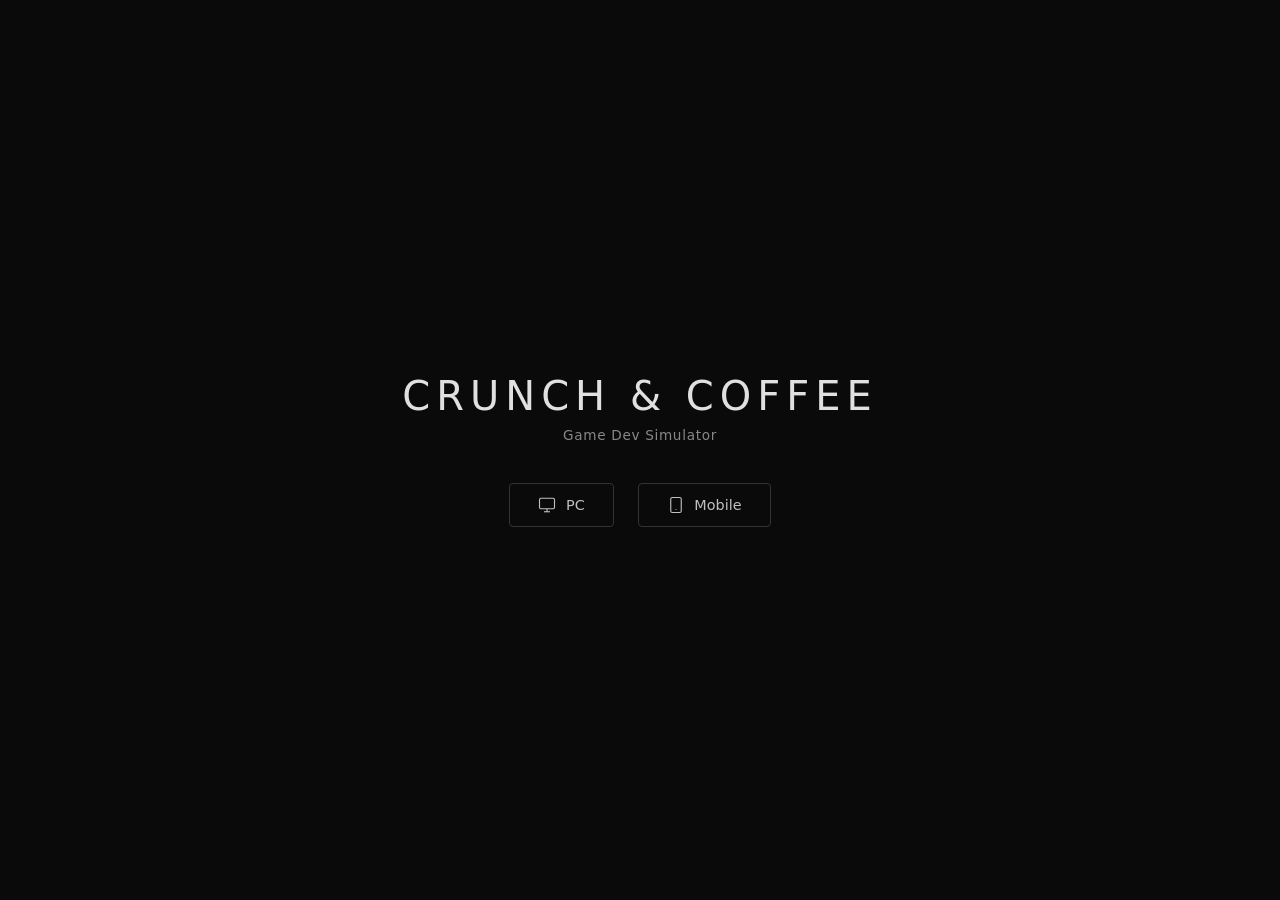
<file: index.html>
<!DOCTYPE html>
<html lang="ru">
<head>
<meta charset="UTF-8">
<meta name="viewport" content="width=device-width, initial-scale=1.0">
<title>Crunch & Coffee — Game Dev Simulator</title>
<style>
*{margin:0;padding:0;box-sizing:border-box}
body{background:#0a0a0a;color:#c0c0c0;font-family:system-ui,-apple-system,sans-serif;display:flex;justify-content:center;align-items:center;min-height:100dvh;overflow:hidden}
.container{text-align:center;padding:2rem}
h1{font-size:clamp(1.5rem,5vw,2.5rem);font-weight:300;letter-spacing:.15em;text-transform:uppercase;color:#e0e0e0;margin-bottom:.5rem}
.sub{color:#888;font-size:.85rem;margin-bottom:2.5rem;letter-spacing:.05em}
.links{display:flex;gap:1.5rem;justify-content:center;flex-wrap:wrap}
.links a{display:inline-flex;align-items:center;gap:.6rem;padding:.75rem 1.75rem;border:1px solid #333;border-radius:4px;color:#c0c0c0;text-decoration:none;font-size:.9rem;transition:all .2s;background:transparent}
.links a:hover{border-color:#666;color:#fff;background:rgba(255,255,255,.03)}
.links a svg{width:18px;height:18px;fill:currentColor;flex-shrink:0}
@media(max-width:600px){.links a{width:100%;justify-content:center}}
</style>
</head>
<body>
<div class="container">
  <h1>Crunch &amp; Coffee</h1>
  <div class="sub">Game Dev Simulator</div>
  <div class="links">
    <a href="pc/">
      <svg viewBox="0 0 24 24"><rect x="2" y="3" width="20" height="14" rx="2" ry="2" fill="none" stroke="currentColor" stroke-width="1.5"/><line x1="8" y1="21" x2="16" y2="21" stroke="currentColor" stroke-width="1.5"/><line x1="12" y1="17" x2="12" y2="21" stroke="currentColor" stroke-width="1.5"/></svg>
      PC
    </a>
    <a href="mobile/">
      <svg viewBox="0 0 24 24"><rect x="5" y="2" width="14" height="20" rx="2" ry="2" fill="none" stroke="currentColor" stroke-width="1.5"/><line x1="12" y1="18" x2="12.01" y2="18" stroke="currentColor" stroke-width="1.5" stroke-linecap="round"/></svg>
      Mobile
    </a>
  </div>
</div>
</body>
</html>
</file>
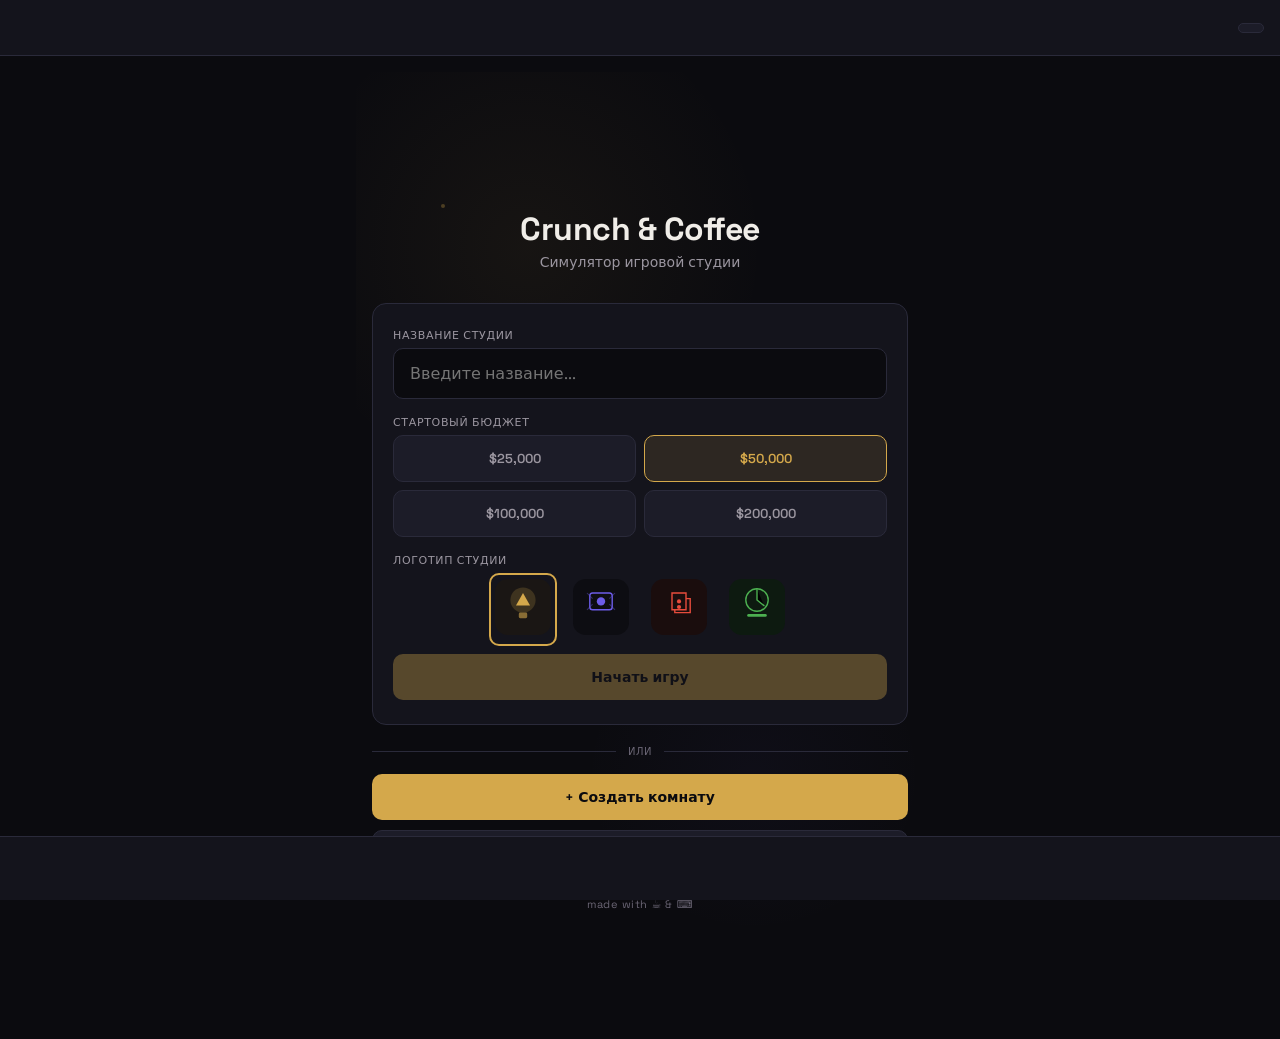
<file: mobile/index.html>
<!DOCTYPE html>
<html lang="ru">
<head>
<meta charset="UTF-8">
<meta name="viewport" content="width=device-width, initial-scale=1.0, maximum-scale=1.0, user-scalable=no">
<title>Crunch & Coffee — Game Dev Sim</title>
<link rel="preconnect" href="https://fonts.googleapis.com">
<link href="https://fonts.googleapis.com/css2?family=Space+Grotesk:wght@400;500;600;700&family=JetBrains+Mono:wght@400;500&display=swap" rel="stylesheet">
<link rel="stylesheet" href="style.css">
</head>
<body>
<div id="app">
  <header id="mobile-header">
    <div id="header-brand">
      <div id="header-logo"></div>
      <div id="header-info"></div>
    </div>
    <div id="header-week"></div>
  </header>
  <main id="content">
    <div id="screen-start" class="screen active"></div>
    <div id="screen-dashboard" class="screen"></div>
    <div id="screen-project" class="screen"></div>
    <div id="screen-team" class="screen"></div>
    <div id="screen-hire" class="screen"></div>
    <div id="screen-history" class="screen"></div>
    <div id="screen-players" class="screen"></div>
  </main>
  <nav id="bottom-nav"></nav>
</div>
<div id="modal-overlay" class="modal-hidden">
  <div class="modal" id="modal-content"></div>
</div>
<script src="../shared/svg.js"></script>
<script src="../shared/data.js"></script>
<script src="../shared/game.js"></script>
<script src="../shared/editor.js"></script>
<script src="../shared/room.js"></script>
<script src="app.js"></script>
</body>
</html>
</file>
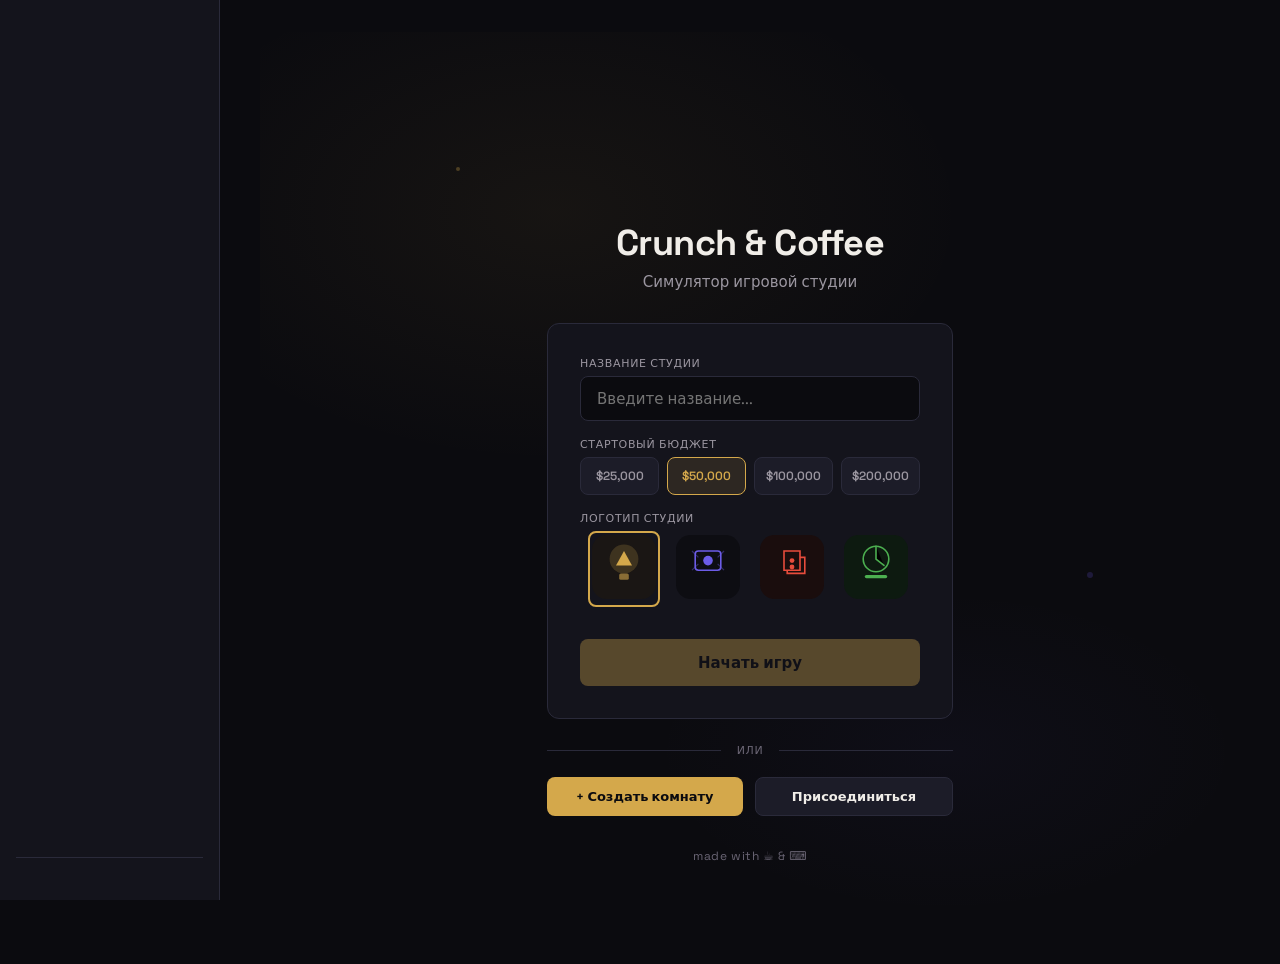
<file: pc/index.html>
<!DOCTYPE html>
<html lang="ru">
<head>
<meta charset="UTF-8">
<meta name="viewport" content="width=device-width, initial-scale=1.0">
<title>Crunch & Coffee — Game Dev Simulator</title>
<link rel="preconnect" href="https://fonts.googleapis.com">
<link href="https://fonts.googleapis.com/css2?family=Space+Grotesk:wght@400;500;600;700&family=JetBrains+Mono:wght@400;500&display=swap" rel="stylesheet">
<link rel="stylesheet" href="style.css">
</head>
<body>
<div id="app">
  <div id="sidebar">
    <div id="studio-brand"></div>
    <nav id="nav"></nav>
    <div id="sidebar-footer">
      <div id="quick-budget"></div>
      <div id="quick-week"></div>
    </div>
  </div>
  <main id="content">
    <div id="screen-start" class="screen active"></div>
    <div id="screen-dashboard" class="screen"></div>
    <div id="screen-project" class="screen"></div>
    <div id="screen-team" class="screen"></div>
    <div id="screen-hire" class="screen"></div>
    <div id="screen-history" class="screen"></div>
    <div id="screen-players" class="screen"></div>
  </main>
</div>
<div id="modal-overlay" class="modal-hidden">
  <div class="modal" id="modal-content"></div>
</div>
<script src="../shared/svg.js"></script>
<script src="../shared/data.js"></script>
<script src="../shared/game.js"></script>
<script src="../shared/editor.js"></script>
<script src="../shared/room.js"></script>
<script src="app.js"></script>
</body>
</html>
</file>
<file: mobile/style.css>
/* Crunch & Coffee — Mobile Styles */

*, *::before, *::after { box-sizing: border-box; margin: 0; padding: 0; }

:root {
  --bg: #0B0B0F;
  --surface: #14141C;
  --surface-2: #1C1C28;
  --surface-3: #242430;
  --border: #2A2A3A;
  --text: #F0EDE8;
  --text-2: #9B96A0;
  --text-3: #6B6675;
  --accent: #D4A84B;
  --accent-dim: #D4A84B20;
  --red: #E74C3C;
  --green: #4CAF50;
  --blue: #3498DB;
  --purple: #6C5CE7;
  --orange: #F39C12;
  --radius: 14px;
  --radius-sm: 10px;
  --font: 'Space Grotesk', system-ui, -apple-system, sans-serif;
  --mono: 'JetBrains Mono', monospace;
}

html { font-size: 16px; }
body {
  font-family: var(--font);
  background: var(--bg);
  color: var(--text);
  min-height: 100vh;
  overflow-x: hidden;
  -webkit-font-smoothing: antialiased;
  padding-bottom: 72px;
  padding-top: 56px;
}

#app { min-height: 100vh; }

/* Mobile Header */
#mobile-header {
  position: fixed;
  top: 0;
  left: 0;
  right: 0;
  height: 56px;
  background: var(--surface);
  border-bottom: 1px solid var(--border);
  display: flex;
  align-items: center;
  justify-content: space-between;
  padding: 0 16px;
  z-index: 20;
  backdrop-filter: blur(12px);
}
#header-brand { display: flex; align-items: center; gap: 10px; }
#header-logo { display: flex; }
#header-info .studio-name { font-size: 14px; font-weight: 600; line-height: 1.2; }
#header-info .budget-label { font-size: 11px; color: var(--text-3); }
#header-week {
  font-family: var(--mono);
  font-size: 13px;
  color: var(--text-2);
  background: var(--surface-2);
  padding: 4px 12px;
  border-radius: 99px;
  border: 1px solid var(--border);
}

/* Bottom Nav */
#bottom-nav {
  position: fixed;
  bottom: 0;
  left: 0;
  right: 0;
  height: 64px;
  background: var(--surface);
  border-top: 1px solid var(--border);
  display: flex;
  justify-content: space-around;
  align-items: center;
  z-index: 20;
  padding-bottom: env(safe-area-inset-bottom, 0);
}
.nav-item {
  display: flex;
  flex-direction: column;
  align-items: center;
  gap: 2px;
  padding: 6px 12px;
  border: none;
  background: transparent;
  color: var(--text-3);
  font-family: var(--font);
  font-size: 10px;
  font-weight: 500;
  cursor: pointer;
  transition: color 0.2s;
  -webkit-tap-highlight-color: transparent;
  touch-action: manipulation;
}
.nav-item svg { width: 22px; height: 22px; }
.nav-item.active { color: var(--accent); }
.nav-item span { margin-top: 1px; }

/* Content */
#content {
  padding: 16px;
  max-width: 600px;
  margin: 0 auto;
}

.screen { display: none; }
.screen.active { display: block; }

.screen-header {
  display: flex;
  align-items: center;
  justify-content: space-between;
  margin-bottom: 20px;
}
.screen-header h2 { font-size: 20px; font-weight: 700; letter-spacing: -0.3px; }
.header-actions { display: flex; gap: 8px; }

/* Buttons */
.btn-primary, .btn-secondary, .btn-danger {
  display: inline-flex;
  align-items: center;
  justify-content: center;
  gap: 6px;
  padding: 14px 24px;
  border: none;
  border-radius: var(--radius-sm);
  font-family: var(--font);
  font-size: 14px;
  font-weight: 600;
  cursor: pointer;
  transition: all 0.2s;
  touch-action: manipulation;
  -webkit-tap-highlight-color: transparent;
}
.btn-primary {
  background: var(--accent);
  color: #0B0B0F;
  width: 100%;
}
.btn-primary:disabled { opacity: 0.35; cursor: not-allowed; }
.btn-secondary {
  background: var(--surface-2);
  color: var(--text);
  border: 1px solid var(--border);
  padding: 10px 18px;
  font-size: 13px;
}
.btn-danger {
  background: var(--red);
  color: #fff;
  padding: 10px 18px;
  font-size: 13px;
}

/* Cards */
.card {
  background: var(--surface);
  border: 1px solid var(--border);
  border-radius: var(--radius);
  padding: 20px;
  margin-bottom: 12px;
}
.card h3 {
  font-size: 13px;
  font-weight: 600;
  color: var(--text-2);
  text-transform: uppercase;
  letter-spacing: 0.05em;
  margin-bottom: 14px;
}

/* Stats */
.stats-grid {
  display: grid;
  grid-template-columns: repeat(2, 1fr);
  gap: 10px;
  margin-bottom: 16px;
}
.stat-card {
  background: var(--surface);
  border: 1px solid var(--border);
  border-radius: var(--radius);
  padding: 16px;
}
.stat-icon { margin-bottom: 6px; width: 32px; height: 32px; border-radius: var(--radius-sm); display: flex; align-items: center; justify-content: center; }
.stat-label { font-size: 10px; color: var(--text-3); text-transform: uppercase; letter-spacing: 0.06em; }
.stat-value { font-family: var(--mono); font-size: 20px; font-weight: 600; }

/* Option Grid */
.option-grid {
  display: grid;
  grid-template-columns: repeat(2, 1fr);
  gap: 8px;
  margin-bottom: 8px;
}
.option-btn {
  padding: 12px;
  background: var(--surface-2);
  border: 1px solid var(--border);
  border-radius: var(--radius-sm);
  color: var(--text-2);
  font-family: var(--font);
  font-size: 13px;
  font-weight: 500;
  cursor: pointer;
  transition: all 0.2s;
  text-align: center;
}
.option-btn.selected {
  border-color: var(--accent);
  background: var(--accent-dim);
  color: var(--accent);
}

/* Estimate */
.estimate-box {
  background: var(--surface-2);
  border: 1px solid var(--border);
  border-radius: var(--radius);
  padding: 16px;
  margin: 12px 0;
}
.estimate-box .est-row {
  display: flex;
  justify-content: space-between;
  align-items: center;
  padding: 8px 0;
  border-bottom: 1px solid var(--border);
}
.estimate-box .est-row:last-child { border-bottom: none; }
.estimate-box .est-label { font-size: 13px; color: var(--text-3); }
.estimate-box .est-value { font-family: var(--mono); font-size: 15px; font-weight: 600; }

/* Progress */
.progress-group { margin: 16px 0; }
.progress-item { margin-bottom: 14px; }
.progress-label {
  display: flex;
  justify-content: space-between;
  font-size: 13px;
  margin-bottom: 6px;
}
.progress-label span:first-child { color: var(--text-2); }
.progress-label span:last-child { font-family: var(--mono); }
.progress-bar {
  height: 8px;
  background: var(--surface-2);
  border-radius: 99px;
  overflow: hidden;
}
.progress-bar .fill {
  height: 100%;
  border-radius: 99px;
  transition: width 0.5s;
  background: var(--accent);
}
.progress-bar .fill.green { background: var(--green); }
.progress-bar .fill.blue { background: var(--blue); }
.progress-bar .fill.purple { background: var(--purple); }

/* Team grid mobile */
.team-grid { display: flex; flex-direction: column; gap: 10px; }
.team-card {
  background: var(--surface);
  border: 1px solid var(--border);
  border-radius: var(--radius);
  padding: 16px;
  display: flex;
  align-items: center;
  gap: 14px;
}
.team-card .emp-info { flex: 1; }
.team-card .emp-name { font-weight: 600; font-size: 15px; }
.team-card .emp-role { font-size: 12px; color: var(--text-3); }
.team-card .emp-mood { font-size: 13px; font-family: var(--mono); }
.team-card .emp-salary { font-size: 12px; color: var(--text-3); font-family: var(--mono); margin-top: 2px; }

/* Candidates */
.candidate-card {
  display: flex;
  align-items: center;
  gap: 14px;
  background: var(--surface);
  border: 1px solid var(--border);
  border-radius: var(--radius);
  padding: 16px;
  margin-bottom: 10px;
}
.candidate-card .cand-info { flex: 1; }
.candidate-card .cand-name { font-weight: 600; font-size: 15px; }
.candidate-card .cand-details { display: flex; flex-wrap: wrap; gap: 8px; margin-top: 4px; font-size: 12px; color: var(--text-3); }

/* Log */
.log-entry {
  padding: 10px 0;
  border-bottom: 1px solid var(--border);
  font-size: 13px;
  line-height: 1.4;
}
.log-entry:last-child { border-bottom: none; }
.log-entry .log-week { font-family: var(--mono); font-size: 11px; color: var(--text-3); display: block; margin-bottom: 2px; }

/* Completed games */
.completed-card {
  background: var(--surface);
  border: 1px solid var(--border);
  border-radius: var(--radius);
  padding: 18px;
  margin-bottom: 10px;
}
.completed-card .game-header { display: flex; align-items: center; gap: 14px; margin-bottom: 8px; }
.completed-card .game-rating {
  width: 44px;
  height: 44px;
  border-radius: var(--radius-sm);
  display: flex;
  align-items: center;
  justify-content: center;
  font-family: var(--mono);
  font-size: 20px;
  font-weight: 700;
  flex-shrink: 0;
}
.completed-card .game-name { font-weight: 600; font-size: 15px; }
.completed-card .game-meta { font-size: 12px; color: var(--text-3); margin-top: 2px; }
.completed-card .game-profit {
  font-family: var(--mono);
  font-size: 16px;
  font-weight: 600;
}

/* Start screen */
#screen-start {
  display: none;
  position: relative;
  min-height: calc(100vh - 120px);
  text-align: center;
  overflow: hidden;
}
#screen-start.active { display: flex; align-items: center; justify-content: center; }

.start-content { width: 100%; padding: 40px 16px; position: relative; z-index: 2; }

/* Animated BG */
.start-bg {
  position: absolute; inset: 0; z-index: 0;
  background: radial-gradient(ellipse 60% 40% at 30% 20%, rgba(212,168,75,0.06) 0%, transparent 70%),
              radial-gradient(ellipse 50% 30% at 70% 80%, rgba(108,92,231,0.04) 0%, transparent 60%);
  animation: bgPulse 8s ease-in-out infinite alternate;
}
@keyframes bgPulse {
  0% { opacity: 0.5; transform: scale(1); }
  100% { opacity: 1; transform: scale(1.05); }
}

/* Particles */
.start-particle {
  position: absolute; z-index: 1;
  border-radius: 50%;
  pointer-events: none;
}
.start-p1 {
  width: 4px; height: 4px; background: var(--accent);
  top: 15%; left: 15%; opacity: 0.3;
  animation: floatA 12s ease-in-out infinite;
}
.start-p2 {
  width: 5px; height: 5px; background: var(--purple);
  top: 55%; right: 12%; opacity: 0.2;
  animation: floatA 14s ease-in-out infinite reverse;
}
@keyframes floatA {
  0%, 100% { transform: translateY(0) translateX(0); }
  25% { transform: translateY(-20px) translateX(10px); }
  50% { transform: translateY(-5px) translateX(-15px); }
  75% { transform: translateY(-25px) translateX(8px); }
}

/* Animations */
.anim-fade-up {
  opacity: 0;
  transform: translateY(20px);
  animation: fadeUp 0.7s cubic-bezier(0.16,1,0.3,1) forwards;
}
@keyframes fadeUp {
  to { opacity: 1; transform: translateY(0); }
}

.anim-glow {
  animation: glowPulse 2s ease-in-out infinite;
}
@keyframes glowPulse {
  0%, 100% { box-shadow: 0 0 0 0 rgba(212,168,75,0.3); }
  50% { box-shadow: 0 0 20px 4px rgba(212,168,75,0.15); }
}

.start-logo {
  margin-bottom: 20px;
  filter: drop-shadow(0 0 20px rgba(212,168,75,0.15));
  animation: floatMug 4s ease-in-out infinite;
}
@keyframes floatMug {
  0%, 100% { transform: translateY(0); }
  50% { transform: translateY(-8px); }
}

.start-title {
  font-size: 32px;
  font-weight: 700;
  letter-spacing: -0.5px;
  margin-bottom: 4px;
}
.start-sub { color: var(--text-2); font-size: 14px; margin-bottom: 32px; }

.start-footer {
  margin-top: 28px;
  font-size: 11px;
  color: var(--text-3);
  letter-spacing: 0.05em;
}

.start-form {
  background: var(--surface);
  border: 1px solid var(--border);
  border-radius: var(--radius);
  padding: 24px 20px;
  text-align: left;
}
.start-form label {
  display: block;
  font-size: 11px;
  text-transform: uppercase;
  letter-spacing: 0.06em;
  color: var(--text-2);
  margin-bottom: 6px;
  margin-top: 16px;
}
.start-form label:first-child { margin-top: 0; }
.start-form input[type="text"] {
  width: 100%;
  padding: 14px 16px;
  background: var(--bg);
  border: 1px solid var(--border);
  border-radius: var(--radius-sm);
  color: var(--text);
  font-family: var(--font);
  font-size: 16px;
  outline: none;
}

.budget-select { display: grid; grid-template-columns: repeat(2, 1fr); gap: 8px; }
.budget-opt {
  padding: 14px;
  background: var(--surface-2);
  border: 1px solid var(--border);
  border-radius: var(--radius-sm);
  color: var(--text-2);
  font-family: var(--font);
  font-weight: 600;
  font-size: 13px;
  cursor: pointer;
}
.budget-opt.active { border-color: var(--accent); background: var(--accent-dim); color: var(--accent); }

.logo-select { display: flex; gap: 10px; justify-content: center; margin-bottom: 8px; flex-wrap: wrap; }
.logo-opt {
  cursor: pointer;
  border-radius: var(--radius-sm);
  border: 2px solid transparent;
  padding: 4px;
}
.logo-opt.selected { border-color: var(--accent); }

/* Modal */
#modal-overlay {
  position: fixed;
  inset: 0;
  background: rgba(0,0,0,0.7);
  z-index: 100;
  display: flex;
  align-items: flex-end;
  justify-content: center;
  transition: opacity 0.25s;
}
#modal-overlay.modal-hidden { opacity: 0; pointer-events: none; }
.modal {
  background: var(--surface);
  border: 1px solid var(--border);
  border-radius: var(--radius) var(--radius) 0 0;
  padding: 28px 24px;
  padding-bottom: calc(28px + env(safe-area-inset-bottom, 0));
  max-width: 500px;
  width: 100%;
  max-height: 80vh;
  overflow-y: auto;
}
.modal h2 { font-size: 20px; margin-bottom: 12px; }
.modal p { color: var(--text-2); font-size: 14px; line-height: 1.6; margin-bottom: 12px; }
.modal .btn-primary { width: 100%; justify-content: center; margin-top: 8px; }

/* Project meta */
.project-meta-row {
  display: flex;
  flex-wrap: wrap;
  gap: 8px;
  margin-bottom: 16px;
}
.meta-chip {
  background: var(--surface-2);
  padding: 6px 12px;
  border-radius: 99px;
  font-size: 12px;
  color: var(--text-2);
}

.assignee-row {
  display: flex;
  align-items: center;
  gap: 12px;
  padding: 10px 12px;
  background: var(--surface-2);
  border-radius: var(--radius-sm);
  margin-bottom: 6px;
}
.assignee-row .assignee-name { font-size: 14px; flex: 1; }
.assignee-row .assignee-role { font-size: 11px; color: var(--text-3); }

/* Game over */
.game-over { text-align: center; padding: 20px 0; }
.game-over h2 { font-size: 26px; margin-bottom: 12px; }

.empty-state { color: var(--text-3); font-size: 14px; text-align: center; padding: 20px 0; }

/* Mobile role groups */
.m-role-group { margin-bottom: 16px; }
.m-role-header {
  display: flex;
  align-items: center;
  justify-content: space-between;
  padding: 10px 12px;
  margin-bottom: 6px;
  background: var(--surface);
  border-radius: var(--radius-sm);
}
.m-emp-row {
  display: flex;
  align-items: center;
  gap: 12px;
  padding: 12px;
  background: var(--surface);
  border: 1px solid var(--border);
  border-radius: var(--radius-sm);
  margin-bottom: 6px;
}
.assignee-row.focused {
  background: var(--accent-dim);
  border-left: 2px solid var(--accent);
}
.m-code-panel {
  background: var(--surface);
  border: 1px solid var(--border);
  border-radius: var(--radius-sm);
  margin-bottom: 12px;
  overflow: hidden;
}

.m-editor-wrap {
  min-height: 140px;
  border: 1px solid var(--border);
  border-radius: var(--radius-sm);
  overflow: hidden;
}

/* Custom Editor (mobile) */
.custom-editor {
  display: flex;
  background: #0D0D12;
  min-height: 100px;
  font-family: 'JetBrains Mono', monospace;
  font-size: 11px;
  line-height: 1.5;
}
.editor-gutter {
  flex-shrink: 0;
  width: 32px;
  padding: 6px 0;
  background: #0A0A0E;
  text-align: right;
  color: #3A3A4A;
  user-select: none;
  overflow: hidden;
}
.editor-gutter span {
  display: block;
  padding: 0 6px 0 2px;
  font-size: 10px;
}
.editor-textarea {
  flex: 1;
  padding: 6px 10px;
  background: transparent;
  border: none;
  color: #E0DDD8;
  font-family: 'JetBrains Mono', monospace;
  font-size: 11px;
  line-height: 1.5;
  resize: none;
  outline: none;
  tab-size: 2;
  white-space: pre;
  overflow-wrap: normal;
  overflow-x: auto;
}
.editor-textarea::selection {
  background: rgba(212,168,75,0.25);
}
.editor-textarea:focus {
  box-shadow: inset 0 0 0 1px rgba(212,168,75,0.15);
}

/* Room bar mobile */
.m-room-bar {
  display: flex;
  align-items: center;
  gap: 6px;
  background: var(--surface);
  border: 1px solid var(--border);
  border-radius: var(--radius-sm);
  padding: 4px 10px;
  font-size: 11px;
}
.btn-room {
  background: var(--surface-2);
  border: 1px solid var(--border);
  border-radius: var(--radius-sm);
  color: var(--text-2);
  padding: 8px 10px;
  font-size: 14px;
  cursor: pointer;
  line-height: 1;
}
.btn-room:hover { background: var(--surface-3); color: var(--text); }
.room-name-input {
  width: 100%;
  padding: 10px 14px;
  background: var(--bg);
  border: 1px solid var(--border);
  border-radius: var(--radius-sm);
  color: var(--text);
  font-family: var(--font);
  font-size: 15px;
  outline: none;
  margin-bottom: 8px;
}
.room-name-input:focus { border-color: var(--accent); }
.room-code-input {
  font-family: var(--mono);
  font-size: 20px;
  text-align: center;
  letter-spacing: 4px;
  text-transform: uppercase;
}
.room-code {
  font-family: var(--mono);
  color: var(--accent);
  font-weight: 600;
  font-size: 12px;
  white-space: nowrap;
}
.room-code strong {
  font-size: 14px;
  letter-spacing: 2px;
}
.room-members {
  color: var(--text-3);
  font-size: 10px;
}

/* Start screen room buttons */
.start-room { margin-top: 20px; }
.start-room-divider {
  display: flex;
  align-items: center;
  gap: 12px;
  margin-bottom: 16px;
  color: var(--text-3);
  font-size: 10px;
  text-transform: uppercase;
  letter-spacing: 0.05em;
}
.start-room-divider::before,
.start-room-divider::after {
  content: '';
  flex: 1;
  height: 1px;
  background: var(--border);
}
.start-room-buttons {
  display: flex;
  flex-direction: column;
  gap: 10px;
}

/* Room players list */
.room-players {
  display: flex;
  flex-direction: column;
  gap: 6px;
}
.room-player-row {
  display: flex;
  align-items: center;
  gap: 10px;
  padding: 10px 12px;
  background: var(--surface-2);
  border-radius: var(--radius-sm);
}
.room-player-dot {
  width: 8px;
  height: 8px;
  border-radius: 50%;
  flex-shrink: 0;
}
.room-dot-you { background: var(--green); }
.room-dot-other { background: var(--accent); }
.room-player-name { flex: 1; font-size: 14px; font-weight: 500; }
.room-player-tag { font-size: 10px; color: var(--text-3); text-transform: uppercase; letter-spacing: 0.05em; }
</file>
<file: pc/style.css>
/* Crunch & Coffee — PC Styles */

*, *::before, *::after { box-sizing: border-box; margin: 0; padding: 0; }

:root {
  --bg: #0B0B0F;
  --surface: #14141C;
  --surface-2: #1C1C28;
  --surface-3: #242430;
  --border: #2A2A3A;
  --text: #F0EDE8;
  --text-2: #9B96A0;
  --text-3: #6B6675;
  --accent: #D4A84B;
  --accent-dim: #D4A84B20;
  --red: #E74C3C;
  --green: #4CAF50;
  --blue: #3498DB;
  --purple: #6C5CE7;
  --orange: #F39C12;
  --radius: 12px;
  --radius-sm: 8px;
  --shadow: 0 4px 24px rgba(0,0,0,0.3);
  --font: 'Space Grotesk', system-ui, -apple-system, sans-serif;
  --mono: 'JetBrains Mono', monospace;
}

html { font-size: 15px; }
body {
  font-family: var(--font);
  background: var(--bg);
  color: var(--text);
  min-height: 100vh;
  overflow-x: hidden;
  -webkit-font-smoothing: antialiased;
}

#app { display: flex; min-height: 100vh; }

/* Sidebar */
#sidebar {
  width: 220px;
  background: var(--surface);
  border-right: 1px solid var(--border);
  padding: 20px 16px;
  display: flex;
  flex-direction: column;
  position: fixed;
  top: 0;
  left: 0;
  height: 100vh;
  z-index: 10;
}

#studio-brand { margin-bottom: 28px; text-align: center; }
#studio-brand .brand-logo { margin-bottom: 8px; }
#studio-brand .brand-name {
  font-size: 13px;
  font-weight: 600;
  color: var(--text);
  line-height: 1.3;
}

#nav { display: flex; flex-direction: column; gap: 4px; flex: 1; }

.nav-btn {
  display: flex;
  align-items: center;
  gap: 10px;
  padding: 10px 14px;
  border: none;
  background: transparent;
  color: var(--text-2);
  font-family: var(--font);
  font-size: 13px;
  font-weight: 500;
  border-radius: var(--radius-sm);
  cursor: pointer;
  transition: all 0.2s;
}
.nav-btn:hover { background: var(--surface-2); color: var(--text); }
.nav-btn.active { background: var(--accent-dim); color: var(--accent); }
.nav-btn svg { flex-shrink: 0; }

#sidebar-footer {
  padding-top: 16px;
  border-top: 1px solid var(--border);
  font-size: 12px;
  color: var(--text-3);
  display: flex;
  flex-direction: column;
  gap: 6px;
}
#sidebar-footer > div { display: flex; justify-content: space-between; }
#sidebar-footer .val { font-family: var(--mono); color: var(--text-2); }

/* Main Content */
#content {
  flex: 1;
  margin-left: 220px;
  padding: 32px 40px;
  max-width: 1200px;
}

/* Screens */
.screen { display: none; }
.screen.active { display: block; }

.screen-header {
  display: flex;
  align-items: center;
  justify-content: space-between;
  margin-bottom: 28px;
}
.screen-header h2 {
  font-size: 22px;
  font-weight: 700;
  letter-spacing: -0.3px;
}
.header-actions { display: flex; gap: 10px; }

/* Buttons */
.btn-primary, .btn-secondary, .btn-danger {
  display: inline-flex;
  align-items: center;
  gap: 8px;
  padding: 10px 22px;
  border: none;
  border-radius: var(--radius-sm);
  font-family: var(--font);
  font-size: 13px;
  font-weight: 600;
  cursor: pointer;
  transition: all 0.2s;
}
.btn-primary {
  background: var(--accent);
  color: #0B0B0F;
}
.btn-primary:hover { background: #E0BA5A; transform: translateY(-1px); }
.btn-primary:disabled { opacity: 0.35; cursor: not-allowed; transform: none; }

.btn-secondary {
  background: var(--surface-2);
  color: var(--text);
  border: 1px solid var(--border);
}
.btn-secondary:hover { background: var(--surface-3); }

.btn-danger {
  background: var(--red);
  color: #fff;
}
.btn-danger:hover { opacity: 0.9; }

/* Cards */
.card {
  background: var(--surface);
  border: 1px solid var(--border);
  border-radius: var(--radius);
  padding: 24px;
}
.card h3 {
  font-size: 14px;
  font-weight: 600;
  color: var(--text-2);
  text-transform: uppercase;
  letter-spacing: 0.05em;
  margin-bottom: 16px;
}

/* Stats Grid */
.stats-grid {
  display: grid;
  grid-template-columns: repeat(4, 1fr);
  gap: 16px;
  margin-bottom: 24px;
}
.stat-card {
  background: var(--surface);
  border: 1px solid var(--border);
  border-radius: var(--radius);
  padding: 20px;
  display: flex;
  flex-direction: column;
  gap: 4px;
}
.stat-icon { margin-bottom: 8px; width: 36px; height: 36px; border-radius: var(--radius-sm); display: flex; align-items: center; justify-content: center; }
.stat-label { font-size: 11px; color: var(--text-3); text-transform: uppercase; letter-spacing: 0.06em; }
.stat-value { font-family: var(--mono); font-size: 22px; font-weight: 600; color: var(--text); }

/* Dashboard Grid */
.dashboard-grid { display: grid; grid-template-columns: 1fr 1fr; gap: 16px; }
#dash-log { grid-column: 1 / -1; }

/* Empty state */
.empty-state { color: var(--text-3); font-size: 14px; margin-bottom: 12px; }

/* Option Grid */
.option-grid {
  display: grid;
  grid-template-columns: repeat(4, 1fr);
  gap: 8px;
  margin-bottom: 8px;
}
.option-btn {
  padding: 10px 12px;
  background: var(--surface-2);
  border: 1px solid var(--border);
  border-radius: var(--radius-sm);
  color: var(--text-2);
  font-family: var(--font);
  font-size: 12px;
  font-weight: 500;
  cursor: pointer;
  transition: all 0.2s;
  text-align: center;
}
.option-btn:hover { border-color: var(--text-3); color: var(--text); }
.option-btn.selected {
  border-color: var(--accent);
  background: var(--accent-dim);
  color: var(--accent);
}
.scope-grid { grid-template-columns: repeat(3, 1fr); }

/* Estimate box */
.estimate-box {
  background: var(--surface-2);
  border: 1px solid var(--border);
  border-radius: var(--radius);
  padding: 20px;
  margin: 16px 0;
  display: grid;
  grid-template-columns: repeat(3, 1fr);
  gap: 16px;
}
.estimate-box .est-item { text-align: center; }
.estimate-box .est-label { font-size: 11px; color: var(--text-3); text-transform: uppercase; letter-spacing: 0.05em; }
.estimate-box .est-value { font-family: var(--mono); font-size: 18px; font-weight: 600; color: var(--text); margin-top: 4px; }

/* Team grid */
.team-grid { display: grid; grid-template-columns: repeat(3, 1fr); gap: 12px; }
.team-card {
  background: var(--surface);
  border: 1px solid var(--border);
  border-radius: var(--radius);
  padding: 16px;
  display: flex;
  flex-direction: column;
  align-items: center;
  text-align: center;
  gap: 8px;
}
.team-card .avatar { margin-bottom: 4px; }
.team-card .emp-name { font-weight: 600; font-size: 14px; }
.team-card .emp-role {
  font-size: 11px;
  color: var(--text-3);
  text-transform: uppercase;
  letter-spacing: 0.05em;
  padding: 2px 10px;
  border-radius: 99px;
  background: var(--surface-2);
}
.team-card .emp-skill { font-family: var(--mono); font-size: 13px; color: var(--text-2); }
.team-card .emp-mood {
  font-size: 12px;
  display: flex;
  align-items: center;
  gap: 4px;
}
.emp-salary { font-size: 12px; color: var(--text-3); font-family: var(--mono); }
.team-card .emp-actions { display: flex; gap: 6px; margin-top: 4px; }
.team-card .emp-actions button { padding: 4px 10px; font-size: 11px; }

/* Hire / Candidates */
.candidate-card {
  display: flex;
  align-items: center;
  gap: 16px;
  background: var(--surface);
  border: 1px solid var(--border);
  border-radius: var(--radius);
  padding: 16px 20px;
  margin-bottom: 8px;
}
.candidate-card .cand-info { flex: 1; }
.candidate-card .cand-name { font-weight: 600; font-size: 14px; }
.candidate-card .cand-details { display: flex; gap: 16px; margin-top: 4px; }
.candidate-card .cand-details span { font-size: 12px; color: var(--text-3); }
.candidate-card .cand-skill {
  font-family: var(--mono);
  font-size: 14px;
  color: var(--accent);
  font-weight: 600;
}

/* Progress bars */
.progress-group { margin: 16px 0; }
.progress-item { margin-bottom: 12px; }
.progress-item .progress-label {
  display: flex;
  justify-content: space-between;
  font-size: 12px;
  margin-bottom: 4px;
}
.progress-item .progress-label span:first-child { color: var(--text-2); }
.progress-item .progress-label span:last-child { font-family: var(--mono); color: var(--text); }
.progress-bar {
  height: 6px;
  background: var(--surface-2);
  border-radius: 99px;
  overflow: hidden;
}
.progress-bar .fill {
  height: 100%;
  border-radius: 99px;
  transition: width 0.5s;
  background: var(--accent);
}
.progress-bar .fill.green { background: var(--green); }
.progress-bar .fill.blue { background: var(--blue); }
.progress-bar .fill.purple { background: var(--purple); }

/* Team assignment in project */
.assigned-team { margin: 16px 0; }
.assignee-row {
  display: flex;
  align-items: center;
  justify-content: space-between;
  padding: 8px 12px;
  background: var(--surface-2);
  border-radius: var(--radius-sm);
  margin-bottom: 4px;
}
.assignee-row .assignee-info { display: flex; align-items: center; gap: 10px; }
.assignee-row .assignee-name { font-size: 13px; }
.assignee-row .assignee-role { font-size: 11px; color: var(--text-3); }

/* Log */
.log-entry {
  padding: 8px 0;
  border-bottom: 1px solid var(--border);
  font-size: 13px;
  display: flex;
  gap: 8px;
}
.log-entry:last-child { border-bottom: none; }
.log-entry .log-week { font-family: var(--mono); font-size: 11px; color: var(--text-3); flex-shrink: 0; margin-top: 1px; }

/* Completed games */
.completed-card {
  background: var(--surface);
  border: 1px solid var(--border);
  border-radius: var(--radius);
  padding: 20px;
  margin-bottom: 12px;
  display: flex;
  align-items: center;
  gap: 20px;
}
.completed-card .game-rating {
  width: 48px;
  height: 48px;
  border-radius: var(--radius-sm);
  display: flex;
  align-items: center;
  justify-content: center;
  font-family: var(--mono);
  font-size: 22px;
  font-weight: 700;
  flex-shrink: 0;
}
.completed-card .game-info { flex: 1; }
.completed-card .game-name { font-weight: 600; font-size: 15px; }
.completed-card .game-meta { font-size: 12px; color: var(--text-3); margin-top: 2px; }
.completed-card .game-revenue { font-family: var(--mono); font-size: 15px; font-weight: 600; }

/* Start screen */
#screen-start {
  display: none;
  position: relative;
  min-height: 100vh;
  margin: 0 auto;
  text-align: center;
  overflow: hidden;
}
#screen-start.active { display: flex; align-items: center; justify-content: center; }

.start-content { max-width: 520px; padding: 40px 20px; position: relative; z-index: 2; }

/* Animated BG */
.start-bg {
  position: absolute; inset: 0; z-index: 0;
  background: radial-gradient(ellipse 60% 40% at 30% 20%, rgba(212,168,75,0.06) 0%, transparent 70%),
              radial-gradient(ellipse 50% 30% at 70% 80%, rgba(108,92,231,0.04) 0%, transparent 60%);
  animation: bgPulse 8s ease-in-out infinite alternate;
}
@keyframes bgPulse {
  0% { opacity: 0.5; transform: scale(1); }
  100% { opacity: 1; transform: scale(1.05); }
}

/* Floating particles */
.start-particle {
  position: absolute; z-index: 1;
  border-radius: 50%;
  pointer-events: none;
}
.start-p1 {
  width: 4px; height: 4px; background: var(--accent);
  top: 15%; left: 20%; opacity: 0.3;
  animation: floatA 12s ease-in-out infinite;
}
.start-p2 {
  width: 6px; height: 6px; background: var(--purple);
  top: 60%; right: 15%; opacity: 0.2;
  animation: floatA 15s ease-in-out infinite reverse;
}
.start-p3 {
  width: 3px; height: 3px; background: var(--accent);
  top: 40%; left: 60%; opacity: 0.25;
  animation: floatA 10s ease-in-out infinite 2s;
}
@keyframes floatA {
  0%, 100% { transform: translateY(0) translateX(0); }
  25% { transform: translateY(-30px) translateX(15px); }
  50% { transform: translateY(-10px) translateX(-20px); }
  75% { transform: translateY(-40px) translateX(10px); }
}

/* Animations */
.anim-fade-up {
  opacity: 0;
  transform: translateY(20px);
  animation: fadeUp 0.7s cubic-bezier(0.16,1,0.3,1) forwards;
}
@keyframes fadeUp {
  to { opacity: 1; transform: translateY(0); }
}

.anim-glow {
  animation: glowPulse 2s ease-in-out infinite;
}
@keyframes glowPulse {
  0%, 100% { box-shadow: 0 0 0 0 rgba(212,168,75,0.3); }
  50% { box-shadow: 0 0 20px 4px rgba(212,168,75,0.15); }
}

.start-logo {
  margin-bottom: 20px;
  filter: drop-shadow(0 0 20px rgba(212,168,75,0.15));
  animation: floatMug 4s ease-in-out infinite;
}
@keyframes floatMug {
  0%, 100% { transform: translateY(0); }
  50% { transform: translateY(-8px); }
}

.start-title {
  font-size: 36px;
  font-weight: 700;
  letter-spacing: -0.5px;
  margin-bottom: 6px;
}
.start-sub { color: var(--text-2); font-size: 15px; margin-bottom: 32px; }

.start-footer {
  margin-top: 32px;
  font-size: 12px;
  color: var(--text-3);
  letter-spacing: 0.05em;
}

.start-form {
  background: var(--surface);
  border: 1px solid var(--border);
  border-radius: var(--radius);
  padding: 32px;
  text-align: left;
}
.start-form label {
  display: block;
  font-size: 11px;
  text-transform: uppercase;
  letter-spacing: 0.06em;
  color: var(--text-2);
  margin-bottom: 6px;
  margin-top: 16px;
}
.start-form label:first-child { margin-top: 0; }
.start-form input[type="text"] {
  width: 100%;
  padding: 12px 16px;
  background: var(--bg);
  border: 1px solid var(--border);
  border-radius: var(--radius-sm);
  color: var(--text);
  font-family: var(--font);
  font-size: 15px;
  outline: none;
  transition: border-color 0.2s;
}
.start-form input[type="text"]:focus { border-color: var(--accent); }

.budget-select { display: grid; grid-template-columns: repeat(4, 1fr); gap: 8px; }
.budget-opt {
  padding: 10px;
  background: var(--surface-2);
  border: 1px solid var(--border);
  border-radius: var(--radius-sm);
  color: var(--text-2);
  font-family: var(--font);
  font-weight: 600;
  font-size: 12px;
  cursor: pointer;
  transition: all 0.2s;
}
.budget-opt:hover { border-color: var(--text-3); }
.budget-opt.active { border-color: var(--accent); background: var(--accent-dim); color: var(--accent); }

.logo-select { display: flex; gap: 12px; justify-content: center; margin-bottom: 8px; }
.logo-opt {
  cursor: pointer;
  border-radius: var(--radius-sm);
  border: 2px solid transparent;
  transition: border-color 0.2s;
  padding: 2px;
}
.logo-opt.selected { border-color: var(--accent); }
.logo-opt:hover { border-color: var(--text-3); }

#btn-start { width: 100%; justify-content: center; padding: 14px; font-size: 15px; margin-top: 24px; }

/* Modal */
#modal-overlay {
  position: fixed;
  inset: 0;
  background: rgba(0,0,0,0.6);
  z-index: 100;
  display: flex;
  align-items: center;
  justify-content: center;
  transition: opacity 0.2s;
}
#modal-overlay.modal-hidden { opacity: 0; pointer-events: none; }
.modal {
  background: var(--surface);
  border: 1px solid var(--border);
  border-radius: var(--radius);
  padding: 32px;
  max-width: 480px;
  width: 90%;
  max-height: 80vh;
  overflow-y: auto;
}
.modal h2 { margin-bottom: 16px; }
.modal p { color: var(--text-2); font-size: 14px; line-height: 1.6; margin-bottom: 16px; }
.modal .btn-primary { width: 100%; justify-content: center; }

/* Project status */
#project-status { margin-bottom: 24px; }
#project-status .project-name { font-size: 20px; font-weight: 700; margin-bottom: 20px; }
.project-meta-grid { display: grid; grid-template-columns: repeat(4, 1fr); gap: 12px; margin-bottom: 16px; }
.project-meta-item { text-align: center; }
.project-meta-item .meta-label { font-size: 10px; color: var(--text-3); text-transform: uppercase; letter-spacing: 0.05em; }
.project-meta-item .meta-value { font-family: var(--mono); font-size: 14px; font-weight: 600; margin-top: 2px; }

/* Role groups */
.role-group { margin-bottom: 20px; }
.role-group-header {
  display: flex;
  align-items: center;
  justify-content: space-between;
  padding: 8px 12px;
  margin-bottom: 8px;
  font-size: 13px;
  font-weight: 600;
  text-transform: uppercase;
  letter-spacing: 0.05em;
}
.role-count {
  font-size: 11px;
  color: var(--text-3);
  font-family: var(--mono);
}
.role-members {
  display: grid;
  grid-template-columns: repeat(auto-fill, minmax(200px, 1fr));
  gap: 8px;
}

/* Coding panel */
.coding-panel {
  background: var(--surface);
  border: 1px solid var(--border);
  border-radius: var(--radius);
  margin-top: 16px;
  overflow: hidden;
}
.coding-header {
  display: flex;
  align-items: center;
  gap: 10px;
  padding: 12px 16px;
  background: var(--surface-2);
  border-bottom: 1px solid var(--border);
}
.coding-file {
  font-family: var(--mono);
  font-size: 13px;
  color: var(--accent);
  font-weight: 500;
  flex: 1;
}
.coding-emp {
  font-size: 11px;
  color: var(--text-3);
}
.code-display {
  background: #0D0D12;
  border-bottom: 1px solid var(--border);
  overflow-x: auto;
}
.code-display pre {
  padding: 16px;
  font-family: var(--mono);
  font-size: 12px;
  line-height: 1.6;
  color: var(--text);
  tab-size: 2;
  white-space: pre;
}
.code-input-wrap {
  padding: 16px;
}
.code-input-label {
  display: block;
  font-size: 11px;
  color: var(--text-3);
  text-transform: uppercase;
  letter-spacing: 0.05em;
  margin-bottom: 8px;
}
.code-textarea {
  width: 100%;
  min-height: 100px;
  padding: 12px;
  background: #0D0D12;
  border: 1px solid var(--border);
  border-radius: var(--radius-sm);
  color: var(--text);
  font-family: var(--mono);
  font-size: 12px;
  line-height: 1.5;
  resize: vertical;
  outline: none;
  transition: border-color 0.2s;
}
.code-textarea:focus {
  border-color: var(--accent);
}
.code-input-wrap .btn-primary {
  margin-top: 10px;
}

.editor-wrap {
  min-height: 160px;
  border: 1px solid var(--border);
  border-radius: var(--radius-sm);
  overflow: hidden;
}

.assignee-row {
  cursor: pointer;
  transition: background 0.2s;
}
.assignee-row:hover { background: var(--surface-3); }
.assignee-row.focused {
  background: var(--accent-dim);
  border-left: 2px solid var(--accent);
}
.assignee-row.solved {
  border-left: 2px solid var(--green);
}

/* Finance and chart */
#dash-finance { grid-column: 1 / -1; }

/* Game over screen */
.game-over { text-align: center; padding: 40px; }
.game-over h2 { font-size: 28px; margin-bottom: 12px; }
.game-over p { color: var(--text-2); margin-bottom: 24px; }

/* Responsive */
@media (max-width: 1100px) {
  #content { padding: 24px 28px; }
  .stats-grid { grid-template-columns: repeat(2, 1fr); }
  .dashboard-grid { grid-template-columns: 1fr; }
  .team-grid { grid-template-columns: repeat(2, 1fr); }
  .option-grid { grid-template-columns: repeat(2, 1fr); }
}

/* Custom Editor */
.custom-editor {
  display: flex;
  background: #0D0D12;
  min-height: 120px;
  font-family: 'JetBrains Mono', monospace;
  font-size: 12px;
  line-height: 1.6;
}
.editor-gutter {
  flex-shrink: 0;
  width: 40px;
  padding: 8px 0;
  background: #0A0A0E;
  text-align: right;
  color: #3A3A4A;
  user-select: none;
  overflow: hidden;
}
.editor-gutter span {
  display: block;
  padding: 0 8px 0 4px;
  font-size: 11px;
}
.editor-textarea {
  flex: 1;
  padding: 8px 12px;
  background: transparent;
  border: none;
  color: #E0DDD8;
  font-family: 'JetBrains Mono', monospace;
  font-size: 12px;
  line-height: 1.6;
  resize: none;
  outline: none;
  tab-size: 2;
  white-space: pre;
  overflow-wrap: normal;
  overflow-x: auto;
}
.editor-textarea::selection {
  background: rgba(212,168,75,0.25);
}
.editor-textarea:focus {
  box-shadow: inset 0 0 0 1px rgba(212,168,75,0.15);
}

/* Room bar */
.room-bar {
  display: flex;
  align-items: center;
  gap: 12px;
  background: var(--surface);
  border: 1px solid var(--border);
  border-radius: var(--radius-sm);
  padding: 6px 14px;
  font-size: 12px;
}
.room-code {
  font-family: var(--mono);
  color: var(--accent);
  font-weight: 600;
  white-space: nowrap;
}
.room-code strong {
  font-size: 15px;
  letter-spacing: 2px;
}
.room-members {
  color: var(--text-3);
  font-size: 11px;
  max-width: 150px;
  overflow: hidden;
  text-overflow: ellipsis;
  white-space: nowrap;
}
.room-name-input {
  width: 100%;
  padding: 10px 14px;
  background: var(--bg);
  border: 1px solid var(--border);
  border-radius: var(--radius-sm);
  color: var(--text);
  font-family: var(--font);
  font-size: 15px;
  outline: none;
  margin-bottom: 8px;
}
.room-name-input:focus { border-color: var(--accent); }
.room-code-input {
  font-family: var(--mono);
  font-size: 18px;
  text-align: center;
  letter-spacing: 4px;
  text-transform: uppercase;
}

/* Start screen room buttons */
.start-room { margin-top: 24px; }
.start-room-divider {
  display: flex;
  align-items: center;
  gap: 16px;
  margin-bottom: 20px;
  color: var(--text-3);
  font-size: 11px;
  text-transform: uppercase;
  letter-spacing: 0.05em;
}
.start-room-divider::before,
.start-room-divider::after {
  content: '';
  flex: 1;
  height: 1px;
  background: var(--border);
}
.start-room-buttons {
  display: flex;
  gap: 12px;
}
.start-room-buttons .btn-primary,
.start-room-buttons .btn-secondary {
  flex: 1;
  justify-content: center;
}

/* Room players list */
.room-players {
  display: flex;
  flex-direction: column;
  gap: 6px;
}
.room-player-row {
  display: flex;
  align-items: center;
  gap: 10px;
  padding: 8px 12px;
  background: var(--surface-2);
  border-radius: var(--radius-sm);
}
.room-player-dot {
  width: 8px;
  height: 8px;
  border-radius: 50%;
  flex-shrink: 0;
}
.room-dot-you { background: var(--green); }
.room-dot-other { background: var(--accent); }
.room-player-name { flex: 1; font-size: 13px; font-weight: 500; }
.room-player-tag { font-size: 10px; color: var(--text-3); text-transform: uppercase; letter-spacing: 0.05em; }
</file>
